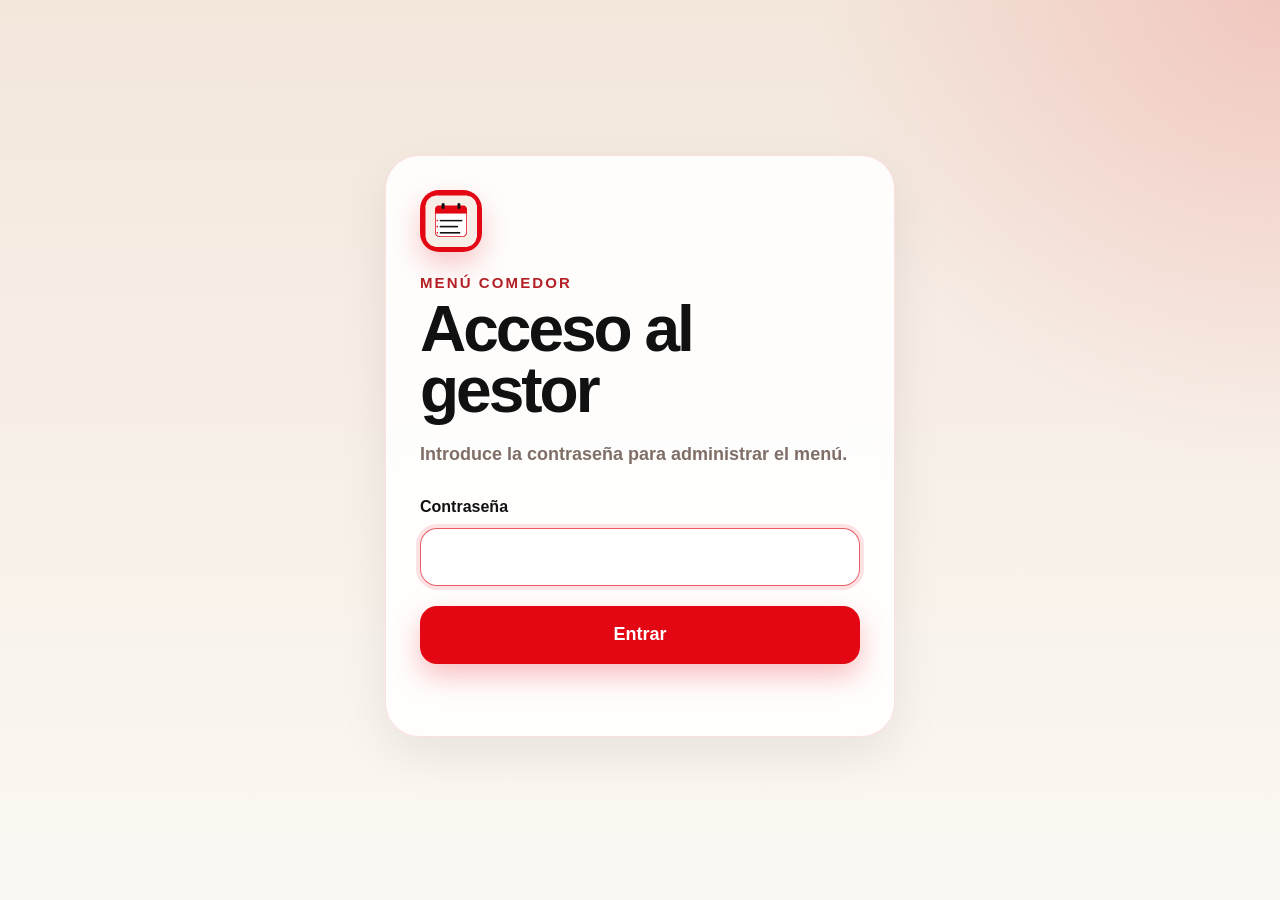
<file: login.html>
<!doctype html>
<html lang="es">
<head>
  <meta charset="utf-8">
  <meta
    name="viewport"
    content="width=device-width, initial-scale=1, viewport-fit=cover"
  >
  <meta name="theme-color" content="#f7efe7">
  <meta name="apple-mobile-web-app-capable" content="yes">
  <meta name="apple-mobile-web-app-status-bar-style" content="default">
  <meta name="apple-mobile-web-app-title" content="Menú Dashboard">

  <title>Acceso · Gestor del menú</title>

  <link rel="manifest" href="manifest.webmanifest">
  <link rel="apple-touch-icon" href="icon-192.png">
  <link rel="icon" type="image/png" sizes="192x192" href="icon-192.png">
  <link rel="icon" type="image/png" sizes="512x512" href="icon-512.png">
  <link rel="stylesheet" href="style.css">
</head>

<body>
  <main class="login-page">
    <section class="login-card">
      <img src="icon-192.png" alt="" class="login-logo">

      <p class="eyebrow">Menú comedor</p>

      <h1>Acceso al gestor</h1>

      <p class="login-intro">
        Introduce la contraseña para administrar el menú.
      </p>

      <form id="login-form" class="login-form" autocomplete="on">
        <label for="password">Contraseña</label>

        <input
          id="password"
          name="password"
          type="password"
          autocomplete="current-password"
          required
          autofocus
        >

        <button id="login-button" type="submit">Entrar</button>

        <p
          id="login-message"
          class="login-message"
          role="status"
          aria-live="polite"
        ></p>
      </form>
    </section>
  </main>

  <script>
    const form = document.getElementById("login-form");
    const button = document.getElementById("login-button");
    const message = document.getElementById("login-message");
    const password = document.getElementById("password");

    form.addEventListener("submit", async (event) => {
      event.preventDefault();

      button.disabled = true;
      button.textContent = "Comprobando…";
      message.textContent = "";
      message.className = "login-message";

      try {
        const response = await fetch("/api/login", {
          method: "POST",
          headers: {
            "Content-Type": "application/json"
          },
          credentials: "same-origin",
          body: JSON.stringify({
            password: password.value
          })
        });

        const data = await response.json().catch(() => ({}));

        if (!response.ok) {
          throw new Error(
            data.error || "La contraseña no es correcta."
          );
        }

        message.textContent = "Acceso correcto.";
        message.className = "login-message login-success";

        window.location.replace("/");
      } catch (error) {
        message.textContent =
          error.message || "No se ha podido iniciar sesión.";

        message.className = "login-message login-error";
        password.select();
      } finally {
        button.disabled = false;
        button.textContent = "Entrar";
      }
    });
  </script>
</body>
</html>
</file>
<file: style.css>
:root {
  --bg: #f7efe7;
  --card: rgba(255, 255, 255, 0.88);
  --text: #111111;
  --muted: #806f68;
  --red: #e30613;
  --dark-red: #b32025;
  --border: rgba(227, 6, 19, 0.12);
  --input-bg: rgba(255, 255, 255, 0.92);
  --shadow: 0 18px 50px rgba(0, 0, 0, 0.08);
  --radius: 28px;
}

* {
  box-sizing: border-box;
}

html,
body {
  margin: 0;
  padding: 0;
  min-height: 100%;
}

html {
  background: var(--bg);
}

body {
  min-height: 100vh;

  color: var(--text);

  font-family:
    -apple-system,
    BlinkMacSystemFont,
    "SF Pro Display",
    "Segoe UI",
    sans-serif;

  background:
    radial-gradient(
      circle at top right,
      rgba(227, 6, 19, 0.14),
      transparent 30%
    ),
    linear-gradient(
      180deg,
      #f3e7dc 0%,
      #f7efe7 46%,
      #fbf8f3 100%
    );
}

button,
input,
select,
textarea {
  font: inherit;
}

button {
  appearance: none;
  border: 0;
}

button,
a,
input {
  -webkit-tap-highlight-color: transparent;
}

/* DASHBOARD */

.dashboard {
  width: 100%;
  max-width: 980px;
  min-height: 100vh;

  margin: 0 auto;

  padding:
    calc(28px + env(safe-area-inset-top))
    22px
    calc(48px + env(safe-area-inset-bottom));
}

.dashboard-header {
  max-width: 720px;
  margin-bottom: 34px;
}

.eyebrow {
  margin: 0 0 8px 0;

  color: var(--dark-red);

  font-size: 15px;
  font-weight: 900;

  letter-spacing: 0.14em;
  text-transform: uppercase;
}

.dashboard-header h1 {
  margin: 0;

  font-size: clamp(48px, 8vw, 76px);
  line-height: 0.92;

  letter-spacing: -4px;
  font-weight: 900;
}

.intro {
  max-width: 620px;

  margin: 20px 0 0 0;

  color: var(--muted);

  font-size: 20px;
  line-height: 1.45;
  font-weight: 600;
}

.dashboard-grid {
  display: grid;
  grid-template-columns: repeat(2, minmax(0, 1fr));
  gap: 20px;
}

.panel-card,
.status-card {
  background: var(--card);

  border: 1px solid var(--border);
  border-radius: var(--radius);

  box-shadow: var(--shadow);

  backdrop-filter: blur(16px);
  -webkit-backdrop-filter: blur(16px);
}

.panel-card {
  min-height: 290px;

  padding: 26px;

  display: flex;
  flex-direction: column;
  align-items: flex-start;
}

.panel-icon {
  width: 52px;
  height: 52px;

  display: grid;
  place-items: center;

  margin-bottom: 28px;

  border-radius: 17px;

  background: rgba(227, 6, 19, 0.10);
  color: var(--red);

  font-size: 28px;
  font-weight: 900;
}

.panel-card h2 {
  margin: 0 0 12px 0;

  font-size: 30px;
  line-height: 1;

  font-weight: 900;
  letter-spacing: -1px;
}

.panel-card p {
  margin: 0 0 24px 0;

  color: var(--muted);

  font-size: 17px;
  line-height: 1.5;
  font-weight: 600;
}

.panel-card button {
  margin-top: auto;

  padding: 13px 20px;

  border-radius: 999px;

  background: rgba(17, 17, 17, 0.08);
  color: var(--muted);

  font-size: 16px;
  font-weight: 850;

  cursor: not-allowed;
}

.status-card {
  margin-top: 20px;
  padding: 24px 26px;

  display: flex;
  justify-content: space-between;
  align-items: center;
  gap: 22px;
}

.status-label {
  margin: 0 0 5px 0;

  color: var(--muted);

  font-size: 13px;
  font-weight: 900;

  letter-spacing: 0.12em;
  text-transform: uppercase;
}

.status-card h2 {
  margin: 0 0 7px 0;

  font-size: 24px;
  line-height: 1.05;

  font-weight: 900;
}

.status-card p:not(.status-label) {
  margin: 0;

  color: var(--muted);

  font-size: 16px;
  line-height: 1.45;
  font-weight: 600;
}

.status-dot {
  width: 15px;
  height: 15px;

  flex: 0 0 auto;

  border-radius: 999px;

  background: #34c759;

  box-shadow: 0 0 0 7px rgba(52, 199, 89, 0.13);
}

.status-loading {
  background: #ff9f0a;
  box-shadow: 0 0 0 7px rgba(255, 159, 10, 0.14);
}

.status-success {
  background: #34c759;
  box-shadow: 0 0 0 7px rgba(52, 199, 89, 0.13);
}

.status-error {
  background: #ff3b30;
  box-shadow: 0 0 0 7px rgba(255, 59, 48, 0.13);
}

/* LOGIN */

.login-page {
  width: 100%;
  min-height: 100vh;

  display: grid;
  place-items: center;

  padding:
    calc(24px + env(safe-area-inset-top))
    20px
    calc(32px + env(safe-area-inset-bottom));
}

.login-card {
  width: 100%;
  max-width: 510px;

  padding: 34px;

  background: var(--card);

  border: 1px solid var(--border);
  border-radius: 34px;

  box-shadow: var(--shadow);

  backdrop-filter: blur(18px);
  -webkit-backdrop-filter: blur(18px);
}

.login-card h1 {
  margin: 0;

  max-width: 430px;

  font-size: clamp(42px, 8vw, 64px);
  line-height: 0.95;

  letter-spacing: -3px;
  font-weight: 900;
}

.login-intro {
  margin: 20px 0 30px 0;

  color: var(--muted);

  font-size: 18px;
  line-height: 1.5;
  font-weight: 600;
}

.login-form {
  display: flex;
  flex-direction: column;
  gap: 12px;
}

.login-form label {
  color: var(--text);

  font-size: 16px;
  font-weight: 850;
}

.login-form input {
  width: 100%;
  min-height: 58px;

  padding: 0 18px;

  color: var(--text);
  background: var(--input-bg);

  border: 1px solid rgba(17, 17, 17, 0.10);
  border-radius: 17px;

  outline: none;

  font-size: 18px;
  font-weight: 650;

  box-shadow:
    inset 0 1px 0 rgba(255, 255, 255, 0.60);

  transition:
    border-color 0.16s ease,
    box-shadow 0.16s ease,
    background 0.16s ease;
}

.login-form input:focus {
  border-color: rgba(227, 6, 19, 0.65);

  box-shadow:
    0 0 0 4px rgba(227, 6, 19, 0.11),
    inset 0 1px 0 rgba(255, 255, 255, 0.60);
}

.login-form button {
  width: 100%;
  min-height: 58px;

  margin-top: 8px;
  padding: 0 22px;

  border-radius: 17px;

  background: var(--red);
  color: white;

  font-size: 18px;
  font-weight: 900;

  box-shadow: 0 12px 28px rgba(227, 6, 19, 0.26);

  cursor: pointer;

  transition:
    transform 0.14s ease,
    opacity 0.14s ease,
    box-shadow 0.14s ease;
}

.login-form button:active {
  transform: scale(0.985);
}

.login-form button:disabled {
  opacity: 0.65;
  cursor: wait;
  box-shadow: none;
}

.login-message {
  min-height: 22px;

  margin: 4px 0 0 0;

  font-size: 15px;
  line-height: 1.4;
  font-weight: 750;
}

.login-error {
  color: #c62828;
}

.login-success {
  color: #218739;
}

/* MÓVIL */

@media (max-width: 700px) {
  .dashboard {
    padding-left: 18px;
    padding-right: 18px;
  }

  .dashboard-header {
    margin-bottom: 28px;
  }

  .dashboard-header h1 {
    font-size: 56px;
    letter-spacing: -3px;
  }

  .intro {
    font-size: 18px;
  }

  .dashboard-grid {
    grid-template-columns: 1fr;
    gap: 16px;
  }

  .panel-card {
    min-height: 250px;
    padding: 22px;
  }

  .status-card {
    align-items: flex-start;
    padding: 22px;
  }

  .login-page {
    align-items: center;

    padding-left: 16px;
    padding-right: 16px;
  }

  .login-card {
    padding: 28px 22px;
    border-radius: 30px;
  }

  .login-card h1 {
    font-size: 48px;
    letter-spacing: -2.6px;
  }

  .login-intro {
    margin-top: 18px;
    margin-bottom: 26px;
    font-size: 17px;
  }

  .login-form input,
  .login-form button {
    min-height: 56px;
  }
}

/* PANTALLAS MUY PEQUEÑAS */

@media (max-width: 390px) {
  .dashboard-header h1 {
    font-size: 50px;
  }

  .login-card {
    padding: 25px 19px;
  }

  .login-card h1 {
    font-size: 43px;
  }
}

/* MODO OSCURO */

@media (prefers-color-scheme: dark) {
  :root {
    --bg: #111111;
    --card: rgba(28, 28, 30, 0.92);
    --text: #f5f5f7;
    --muted: #a2a2a7;
    --border: rgba(255, 255, 255, 0.07);
    --input-bg: rgba(44, 44, 46, 0.94);
    --shadow: 0 18px 50px rgba(0, 0, 0, 0.36);
  }

  body {
    background:
      radial-gradient(
        circle at top right,
        rgba(227, 6, 19, 0.18),
        transparent 30%
      ),
      linear-gradient(
        180deg,
        #111111 0%,
        #151515 46%,
        #1b1b1b 100%
      );
  }

  .panel-icon {
    background: rgba(227, 6, 19, 0.17);
  }

  .panel-card button {
    background: rgba(255, 255, 255, 0.08);
  }

  .login-form input {
    border-color: rgba(255, 255, 255, 0.09);

    box-shadow:
      inset 0 1px 0 rgba(255, 255, 255, 0.035);
  }

  .login-form input:focus {
    border-color: rgba(255, 91, 99, 0.72);

    box-shadow:
      0 0 0 4px rgba(227, 6, 19, 0.16);
  }

  .login-error {
    color: #ff6961;
  }

  .login-success {
    color: #5ed276;
  }
}
/* BARRA SUPERIOR */

.app-toolbar {
  display: flex;
  align-items: center;
  justify-content: space-between;
  gap: 16px;
  margin-bottom: 30px;
}

.app-identity {
  display: flex;
  align-items: center;
  gap: 11px;
  min-width: 0;
  color: var(--text);
  font-size: 15px;
  font-weight: 850;
}

.app-mark {
  width: 38px;
  height: 38px;
  flex: 0 0 auto;
  border-radius: 12px;
  box-shadow: 0 8px 22px rgba(227, 6, 19, 0.18);
}

.logout-button,
.back-button {
  appearance: none;
  border: 1px solid rgba(227, 6, 19, 0.18);
  border-radius: 999px;
  background: rgba(227, 6, 19, 0.09);
  color: var(--red);
  padding: 11px 18px;
  font-size: 15px;
  font-weight: 850;
  cursor: pointer;
  transition: transform 0.14s ease, background 0.14s ease, opacity 0.14s ease;
}

.logout-button:active,
.back-button:active {
  transform: scale(0.98);
}

.logout-button:disabled {
  opacity: 0.6;
  cursor: wait;
}

.primary-action {
  background: var(--red) !important;
  color: white !important;
  box-shadow: 0 10px 24px rgba(227, 6, 19, 0.24);
  cursor: pointer !important;
}

/* EDITOR */

.editor-view {
  width: 100%;
}

.editor-header {
  max-width: 760px;
  margin-bottom: 26px;
}

.editor-header .back-button {
  margin-bottom: 24px;
}

.editor-header h1 {
  margin: 0;
  font-size: clamp(46px, 8vw, 72px);
  line-height: 0.94;
  letter-spacing: -3.5px;
  font-weight: 900;
}

.editor-selector-card,
.editor-day-card {
  background: var(--card);
  border: 1px solid var(--border);
  border-radius: var(--radius);
  box-shadow: var(--shadow);
  backdrop-filter: blur(16px);
  -webkit-backdrop-filter: blur(16px);
}

.editor-selector-card {
  padding: 22px;
  margin-bottom: 18px;
}

.editor-selector-card label {
  display: block;
  margin-bottom: 10px;
  color: var(--text);
  font-size: 16px;
  font-weight: 850;
}

.editor-selector-card select {
  width: 100%;
  min-height: 56px;
  padding: 0 46px 0 17px;
  color: var(--text);
  background: var(--input-bg);
  border: 1px solid rgba(17, 17, 17, 0.10);
  border-radius: 17px;
  outline: none;
  font-size: 17px;
  font-weight: 700;
}

.editor-day-card {
  padding: 26px;
}

.editor-day-header {
  display: flex;
  align-items: flex-start;
  justify-content: space-between;
  gap: 18px;
  margin-bottom: 28px;
}

.editor-day-header h2 {
  margin: 0;
  font-size: clamp(28px, 5vw, 42px);
  line-height: 1;
  letter-spacing: -1.7px;
  font-weight: 900;
}

.read-only-badge {
  flex: 0 0 auto;
  padding: 9px 12px;
  border-radius: 999px;
  background: rgba(17, 17, 17, 0.07);
  color: var(--muted);
  font-size: 13px;
  font-weight: 850;
}

.editor-group + .editor-group {
  margin-top: 26px;
}

.editor-group h3 {
  margin: 0 0 11px 0;
  font-size: 23px;
  line-height: 1.1;
  font-weight: 900;
  letter-spacing: -0.6px;
}

.editor-list {
  display: grid;
  gap: 9px;
}

.editor-item {
  width: 100%;
  min-height: 52px;
  padding: 13px 15px;
  color: var(--text);
  background: var(--input-bg);
  border: 1px solid rgba(17, 17, 17, 0.09);
  border-radius: 15px;
  outline: none;
  font-size: 17px;
  font-weight: 650;
  text-overflow: ellipsis;
}

.editor-empty-list {
  margin: 0;
  color: var(--muted);
  font-size: 15px;
  font-weight: 650;
}

.editor-note {
  margin: 28px 0 0 0;
  padding-top: 20px;
  border-top: 1px solid var(--border);
  color: var(--muted);
  font-size: 14px;
  line-height: 1.5;
  font-weight: 650;
}

/* ICONO LOGIN */

.login-logo {
  width: 62px;
  height: 62px;
  display: block;
  margin-bottom: 22px;
  border-radius: 19px;
  box-shadow: 0 12px 28px rgba(227, 6, 19, 0.22);
}

@media (max-width: 700px) {
  .app-toolbar {
    margin-bottom: 26px;
  }

  .app-identity span {
    display: none;
  }

  .app-mark {
    width: 42px;
    height: 42px;
    border-radius: 13px;
  }

  .editor-header h1 {
    font-size: 52px;
    letter-spacing: -3px;
  }

  .editor-day-card {
    padding: 22px;
  }

  .editor-day-header {
    flex-direction: column;
    gap: 12px;
  }

  .read-only-badge {
    align-self: flex-start;
  }

  .editor-item {
    font-size: 16px;
  }
}

@media (prefers-color-scheme: dark) {
  .logout-button,
  .back-button {
    background: rgba(227, 6, 19, 0.16);
    color: #ff5b63;
    border-color: rgba(227, 6, 19, 0.25);
  }

  .read-only-badge {
    background: rgba(255, 255, 255, 0.08);
  }

  .editor-selector-card select,
  .editor-item {
    border-color: rgba(255, 255, 255, 0.08);
  }
}

/* V4 · EDICIÓN Y PUBLICACIÓN */
.selector-grid {
  display: grid;
  grid-template-columns: minmax(0, 1fr) minmax(0, 1fr);
  gap: 18px;
}

.inline-control {
  display: flex;
  gap: 10px;
}

.inline-control input {
  width: 100%;
  min-height: 56px;
  padding: 0 15px;
  color: var(--text);
  background: var(--input-bg);
  border: 1px solid rgba(17, 17, 17, 0.10);
  border-radius: 17px;
  outline: none;
  font-size: 16px;
  font-weight: 700;
}

.secondary-action,
.danger-action,
.add-item,
.remove-item {
  border-radius: 999px;
  font-weight: 850;
  cursor: pointer;
}

.secondary-action {
  padding: 12px 17px;
  background: rgba(17, 17, 17, 0.08);
  color: var(--text);
}

.danger-action {
  padding: 12px 17px;
  background: rgba(255, 59, 48, 0.10);
  color: #c62828;
}

.secondary-action:disabled,
.danger-action:disabled,
.publish-button:disabled,
.add-item:disabled,
.remove-item:disabled {
  opacity: 0.45;
  cursor: not-allowed !important;
  box-shadow: none !important;
}

.festivo-toggle {
  display: flex;
  align-items: flex-start;
  gap: 13px;
  margin-bottom: 26px;
  padding: 17px;
  background: rgba(227, 6, 19, 0.07);
  border: 1px solid var(--border);
  border-radius: 18px;
  cursor: pointer;
}

.festivo-toggle input {
  width: 21px;
  height: 21px;
  margin: 1px 0 0;
  accent-color: var(--red);
}

.festivo-toggle span {
  display: grid;
  gap: 4px;
}

.festivo-toggle strong {
  font-size: 16px;
}

.festivo-toggle small {
  color: var(--muted);
  font-size: 14px;
  line-height: 1.35;
  font-weight: 600;
}

.group-heading {
  display: flex;
  align-items: center;
  justify-content: space-between;
  gap: 15px;
  margin-bottom: 11px;
}

.group-heading h3 {
  margin: 0;
}

.add-item {
  padding: 8px 12px;
  background: rgba(227, 6, 19, 0.09);
  color: var(--red);
  font-size: 14px;
}

.editor-row {
  display: grid;
  grid-template-columns: minmax(0, 1fr) 44px;
  gap: 8px;
}

.editor-item {
  transition: border-color 0.15s ease, box-shadow 0.15s ease;
}

.editor-item:focus {
  border-color: rgba(227, 6, 19, 0.65);
  box-shadow: 0 0 0 4px rgba(227, 6, 19, 0.10);
}

.remove-item {
  width: 44px;
  min-height: 52px;
  background: rgba(255, 59, 48, 0.09);
  color: #c62828;
  font-size: 24px;
  line-height: 1;
}

#grupos-menu {
  transition: opacity 0.15s ease;
}

#grupos-menu.is-disabled {
  opacity: 0.42;
}

.read-only-badge.has-changes {
  background: rgba(255, 159, 10, 0.14);
  color: #a85e00;
}

.editor-message {
  min-height: 22px;
  margin-top: 24px;
  font-size: 14px;
  line-height: 1.45;
  font-weight: 750;
}

.message-error { color: #c62828; }
.message-success { color: #218739; }
.message-info { color: var(--muted); }

.editor-actions {
  display: flex;
  flex-wrap: wrap;
  align-items: center;
  gap: 10px;
  margin-top: 18px;
}

.publish-button {
  margin-left: auto;
  padding: 13px 20px;
  border-radius: 999px;
}

@media (max-width: 700px) {
  .selector-grid {
    grid-template-columns: 1fr;
  }

  .inline-control {
    align-items: stretch;
  }

  .editor-actions {
    display: grid;
    grid-template-columns: 1fr 1fr;
  }

  .editor-actions button {
    width: 100%;
  }

  .publish-button {
    grid-column: 1 / -1;
    margin-left: 0;
    min-height: 52px;
  }
}

@media (max-width: 390px) {
  .inline-control {
    flex-direction: column;
  }

  .editor-actions {
    grid-template-columns: 1fr;
  }

  .publish-button {
    grid-column: auto;
  }
}

@media (prefers-color-scheme: dark) {
  .inline-control input {
    border-color: rgba(255, 255, 255, 0.08);
  }

  .secondary-action {
    background: rgba(255, 255, 255, 0.09);
  }

  .danger-action,
  .remove-item {
    color: #ff6961;
    background: rgba(255, 105, 97, 0.12);
  }

  .read-only-badge.has-changes {
    color: #ffb340;
    background: rgba(255, 159, 10, 0.16);
  }

  .message-error { color: #ff6961; }
  .message-success { color: #5ed276; }
}

/* IMPORTADOR V4.1 */
.import-card {
  display: block;
}

.import-controls {
  display: grid;
  grid-template-columns: 1.3fr 1fr;
  gap: 16px;
}

.import-controls > div {
  display: grid;
  gap: 9px;
}

.import-controls label,
.import-review label {
  font-size: 15px;
  font-weight: 850;
}

.import-controls input[type="file"],
.import-controls input[type="date"] {
  width: 100%;
  min-height: 54px;
  padding: 11px 14px;
  color: var(--text);
  background: var(--input-bg);
  border: 1px solid rgba(17, 17, 17, 0.10);
  border-radius: 17px;
}

.photo-preview {
  width: 100%;
  max-height: 430px;
  object-fit: contain;
  margin-top: 18px;
  border-radius: 20px;
  background: rgba(17, 17, 17, 0.05);
}

.import-actions {
  margin-top: 18px;
}

.import-actions .primary-action {
  min-height: 50px;
  padding: 0 20px;
  border-radius: 999px;
}

.import-review,
.import-result {
  margin-top: 20px;
}

.import-review h2,
.import-result h2 {
  margin: 0 0 10px;
  font-size: 28px;
}

.import-help {
  margin: 0 0 16px;
  color: var(--muted);
  line-height: 1.5;
  font-weight: 600;
}

.ocr-text {
  width: 100%;
  min-height: 420px;
  resize: vertical;
  padding: 16px;
  color: var(--text);
  background: var(--input-bg);
  border: 1px solid rgba(17, 17, 17, 0.10);
  border-radius: 18px;
  outline: none;
  font-family: ui-monospace, SFMono-Regular, Menlo, Monaco, Consolas, monospace;
  font-size: 15px;
  line-height: 1.55;
}

.ocr-text:focus {
  border-color: rgba(227, 6, 19, 0.65);
  box-shadow: 0 0 0 4px rgba(227, 6, 19, 0.10);
}

.comparison-list {
  display: grid;
  gap: 10px;
  margin: 18px 0;
}

.comparison-item {
  padding: 14px 16px;
  border-radius: 16px;
  background: rgba(17, 17, 17, 0.045);
}

.comparison-item strong {
  display: block;
  margin-bottom: 4px;
}

.comparison-item p {
  margin: 0;
  color: var(--muted);
  font-size: 14px;
  line-height: 1.45;
  font-weight: 650;
}

.comparison-new {
  background: rgba(52, 199, 89, 0.10);
}

.comparison-changed {
  background: rgba(255, 159, 10, 0.12);
}

@media (max-width: 700px) {
  .import-controls {
    grid-template-columns: 1fr;
  }

  .ocr-text {
    min-height: 360px;
  }
}

@media (prefers-color-scheme: dark) {
  .import-controls input[type="file"],
  .import-controls input[type="date"],
  .ocr-text {
    border-color: rgba(255, 255, 255, 0.08);
  }

  .comparison-item {
    background: rgba(255, 255, 255, 0.06);
  }

  .comparison-new {
    background: rgba(52, 199, 89, 0.13);
  }

  .comparison-changed {
    background: rgba(255, 159, 10, 0.14);
  }
}

.file-help {
  display: block;
  margin-top: 10px;
  color: var(--muted, #81736f);
  font-size: 0.86rem;
  line-height: 1.35;
}

/* V4.1.2 · OCR gratuito por columnas */
.crop-panel {
  margin-top: 18px;
  padding: 16px;
  border-radius: 20px;
  background: rgba(17, 17, 17, 0.045);
}
.crop-panel h3 { margin: 4px 0 14px; font-size: 20px; }
.crop-preview {
  display: block;
  width: 100%;
  height: auto;
  max-height: 520px;
  object-fit: contain;
  border-radius: 16px;
  background: #fff;
}
.crop-controls {
  display: grid;
  grid-template-columns: 1fr 1fr;
  gap: 12px 16px;
  margin-top: 16px;
}
.crop-controls label {
  display: grid;
  gap: 7px;
  color: var(--muted);
  font-weight: 750;
  font-size: 14px;
}
.crop-controls input[type="range"] { width: 100%; accent-color: var(--red); }
.ocr-days { display: grid; gap: 16px; }
.ocr-day-card {
  padding: 14px;
  border-radius: 18px;
  background: rgba(17, 17, 17, 0.045);
}
.ocr-day-card h3 { margin: 0 0 10px; font-size: 19px; }
.ocr-day-card .ocr-text { min-height: 250px; }
@media (max-width: 520px) {
  .crop-controls { grid-template-columns: 1fr; }
  .ocr-day-card .ocr-text { min-height: 220px; }
}
@media (prefers-color-scheme: dark) {
  .crop-panel, .ocr-day-card { background: rgba(255,255,255,.06); }
}

/* V4.2 · revisión estructurada del OCR */
.ocr-day-card h4 { margin: 18px 0 10px; font-size: 16px; letter-spacing: .08em; text-transform: uppercase; color: var(--muted); }
.ocr-structured-list { display: grid; gap: 9px; }
.ocr-structured-row { display: grid; grid-template-columns: 32px minmax(0,1fr) auto; gap: 9px; align-items: center; }
.ocr-structured-row > span { display: grid; place-items: center; width: 32px; height: 32px; border-radius: 999px; background: rgba(227,6,19,.1); color: var(--red); font-weight: 800; }
.ocr-structured-row input { width: 100%; min-width: 0; border: 1px solid var(--line); border-radius: 14px; padding: 13px 14px; background: var(--field); color: var(--text); font: inherit; font-weight: 650; }
.ocr-structured-row input:focus { outline: 3px solid rgba(227,6,19,.16); border-color: var(--red); }
@media (max-width: 520px) { .ocr-day-card { padding: 18px; } .ocr-structured-row { grid-template-columns: 28px minmax(0,1fr); gap: 7px; } .ocr-structured-row > span { width:28px;height:28px; } .ocr-confidence-badge { grid-column: 2; justify-self: start; margin-top: -2px; } }

/* V6 · calibración visual con fila SEGUNDOS */
.crop-preview {
  position: sticky;
  top: max(8px, env(safe-area-inset-top));
  z-index: 8;
  box-shadow: 0 12px 30px rgba(0,0,0,.16);
}
.calibration-panel {
  margin-top: 20px;
  padding-top: 18px;
  border-top: 1px solid var(--line);
}
.calibration-heading {
  display: flex;
  align-items: flex-start;
  justify-content: space-between;
  gap: 16px;
}
.calibration-heading h2,
.calibration-heading h3 { margin: 4px 0 0; }
.calibration-controls {
  display: grid;
  grid-template-columns: 1fr 1.35fr;
  gap: 16px;
  margin-top: 16px;
}
.calibration-controls fieldset {
  min-width: 0;
  margin: 0;
  padding: 14px;
  border: 1px solid var(--line);
  border-radius: 16px;
}
.calibration-controls legend {
  padding: 0 7px;
  color: var(--text);
  font-weight: 850;
}
.calibration-controls label {
  display: grid;
  gap: 7px;
  margin-top: 11px;
  color: var(--muted);
  font-size: 13px;
  font-weight: 750;
}
.calibration-controls input[type="range"] { width: 100%; accent-color: var(--red); }
.calibration-actions { flex-wrap: wrap; }
.cuts-preview { margin-top: 20px; }
.cuts-grid {
  display: grid;
  grid-template-columns: repeat(2, minmax(0,1fr));
  gap: 12px;
  margin-top: 16px;
}
.cut-card {
  min-width: 0;
  padding: 12px;
  border-radius: 16px;
  background: rgba(17,17,17,.045);
}
.cut-card strong {
  display: block;
  margin-bottom: 9px;
  font-size: 12px;
  color: var(--muted);
}
.cut-card canvas {
  display: block;
  width: 100%;
  height: auto;
  border-radius: 10px;
  background: #fff;
}
@media (max-width: 700px) {
  .crop-panel { padding: 12px; }
  .crop-preview { max-height: 44vh; }
  .calibration-controls { grid-template-columns: 1fr; }
  .cuts-grid { grid-template-columns: 1fr; }
  .calibration-heading { align-items: center; }
}
@media (prefers-color-scheme: dark) {
  .cut-card { background: rgba(255,255,255,.06); }
}

/* V6.1 · Aviso visual de lecturas OCR dudosas */
.ocr-structured-row.ocr-needs-review {
  position: relative;
}
.ocr-structured-row.ocr-needs-review input {
  border-color: #ff9f0a;
  box-shadow: 0 0 0 3px rgba(255,159,10,.16);
  background: rgba(255,159,10,.07);
}
.ocr-structured-row.ocr-needs-review::after {
  content: none;
  position: absolute;
  right: 10px;
  top: 50%;
  transform: translateY(-50%);
  pointer-events: none;
  font-size: 10px;
  font-weight: 800;
  letter-spacing: .05em;
  text-transform: uppercase;
  color: #a85d00;
  background: rgba(255,244,220,.94);
  border-radius: 999px;
  padding: 4px 7px;
}
@media (prefers-color-scheme: dark) {
  .ocr-structured-row.ocr-needs-review::after {
    color: #ffd18a;
    background: rgba(91,53,0,.92);
  }
}

/* V7 · interpretación local y confianza OCR */
.ocr-structured-row { position: relative; }
.ocr-confidence-badge {
  flex: 0 0 auto;
  min-width: 48px;
  padding: 4px 7px;
  border-radius: 999px;
  font-size: 10px;
  font-weight: 800;
  text-align: center;
  letter-spacing: .02em;
}
.ocr-confidence-alta .ocr-confidence-badge { background: #e8f7ed; color: #18753a; }
.ocr-confidence-media .ocr-confidence-badge { background: #fff4d6; color: #8a5a00; }
.ocr-confidence-baja .ocr-confidence-badge { background: #ffe6e6; color: #a81d1d; }
.ocr-confidence-media input { border-color: #d99a20 !important; background: #fffaf0; }
.ocr-confidence-baja input { border-color: #d94a4a !important; background: #fff5f5; }
@media (max-width: 640px) {
  .ocr-confidence-badge { min-width: 42px; padding-inline: 5px; }
}

/* V7.1 · corrección de maquetación de confianza */
.ocr-structured-row input { display:block; opacity:1; visibility:visible; }
@media (max-width: 520px) {
  .ocr-structured-row { row-gap: 5px; }
  .ocr-structured-row input { grid-column: 2; }
}


/* V8 · revisión compacta: solo destacar lo que requiere atención */
.ocr-summary {
  display: flex;
  flex-wrap: wrap;
  align-items: center;
  gap: 8px 14px;
  margin: 0 0 16px;
  padding: 14px 16px;
  border: 1px solid var(--line);
  border-radius: 18px;
  background: var(--field);
  color: var(--muted);
  font-size: 13px;
  font-weight: 750;
}
.ocr-summary strong { color: var(--text); font-size: 15px; margin-right: auto; }
.ocr-summary .summary-review { color: #9a5b00; }
.ocr-structured-list { gap: 5px; }
.ocr-structured-row {
  grid-template-columns: 32px minmax(0,1fr) auto;
  gap: 8px;
  min-height: 46px;
}
.ocr-structured-row input {
  border-color: transparent;
  background: transparent;
  padding: 9px 4px;
  border-radius: 12px;
}
.ocr-structured-row:not(.ocr-needs-review) input:hover { background: rgba(127,127,127,.055); }
.ocr-structured-row.ocr-needs-review input { padding: 11px 12px; }
.ocr-confidence-badge {
  justify-self: end;
  white-space: nowrap;
  min-width: auto;
  padding: 5px 8px;
}
.ocr-confidence-media .ocr-confidence-badge { background: #fff4d6; color: #8a5a00; }
.ocr-confidence-baja .ocr-confidence-badge { background: #ffe6e6; color: #a81d1d; }
@media (max-width: 520px) {
  .ocr-day-card { padding: 17px 16px; }
  .ocr-day-card h4 { margin: 14px 0 7px; }
  .ocr-structured-row { grid-template-columns: 28px minmax(0,1fr) auto; gap: 7px; min-height: 43px; }
  .ocr-structured-row input { grid-column: 2; padding: 8px 3px; }
  .ocr-structured-row.ocr-needs-review input { padding: 10px 11px; }
  .ocr-confidence-badge { grid-column: 3; grid-row: 1; align-self: center; margin: 0; }
  .ocr-summary { padding: 12px 13px; gap: 6px 10px; }
  .ocr-summary strong { width: 100%; }
}
@media (prefers-color-scheme: dark) {
  .ocr-summary .summary-review { color: #ffd18a; }
}


/* V9 · revisión inteligente */
.ocr-structured-row.ocr-needs-review {
  position: relative;
  grid-template-columns: 32px minmax(0, 1fr);
}
.ocr-structured-row.ocr-needs-review input {
  grid-column: 2;
  padding-right: 92px !important;
  width: 100%;
}
.ocr-structured-row.ocr-needs-review .ocr-confidence-badge {
  position: absolute;
  right: 10px;
  top: 50%;
  transform: translateY(-50%);
  z-index: 2;
  margin: 0;
  pointer-events: none;
}
.ocr-confidence-media input { border-color: #efc66d !important; background: #fffaf0; }
.ocr-confidence-baja input { border-color: #e58b8b !important; background: #fff5f5; }
.ocr-confidence-media .ocr-confidence-badge { background: #fff0bf; color: #8a5a00; }
.ocr-confidence-baja .ocr-confidence-badge { background: #ffe0e0; color: #a81d1d; }

.review-assistant-dialog {
  width: min(92vw, 440px);
  border: 0;
  padding: 0;
  border-radius: 26px;
  background: transparent;
  color: var(--text);
}
.review-assistant-dialog::backdrop {
  background: rgba(24, 18, 18, .46);
  backdrop-filter: blur(5px);
}
.review-assistant-card {
  background: var(--card, #fff);
  border: 1px solid var(--line);
  border-radius: 26px;
  padding: 24px;
  box-shadow: 0 24px 70px rgba(0,0,0,.22);
}
.review-assistant-card h2 { margin: 6px 0 10px; font-size: 28px; line-height: 1.05; }
.review-assistant-card p:not(.eyebrow) { margin: 0; color: var(--muted); line-height: 1.5; }
.review-assistant-actions { display: grid; grid-template-columns: 1fr 1fr; gap: 10px; margin-top: 22px; }
.review-assistant-actions button { min-height: 52px; border-radius: 18px; }
@media (max-width: 520px) {
  .ocr-structured-row.ocr-needs-review { grid-template-columns: 28px minmax(0,1fr); }
  .ocr-structured-row.ocr-needs-review input { padding-right: 84px !important; }
  .ocr-structured-row.ocr-needs-review .ocr-confidence-badge { right: 8px; }
  .review-assistant-actions { grid-template-columns: 1fr; }
}


/* V10 · estado dinámico de revisión */
.ocr-summary {
  display: block;
  overflow: hidden;
  transition: border-color .22s ease, background-color .22s ease, transform .22s ease;
}
.ocr-summary-copy {
  display: flex;
  flex-wrap: wrap;
  align-items: center;
  gap: 8px 14px;
}
.ocr-summary-copy strong { color: var(--text); font-size: 15px; margin-right: auto; }
.ocr-progress {
  height: 5px;
  margin-top: 12px;
  overflow: hidden;
  border-radius: 999px;
  background: rgba(127,127,127,.14);
}
.ocr-progress span {
  display: block;
  height: 100%;
  border-radius: inherit;
  background: #e30613;
  transition: width .3s ease, background-color .25s ease;
}
.ocr-summary.is-ready {
  border-color: rgba(31, 143, 78, .35);
  background: rgba(31, 143, 78, .07);
}
.ocr-summary.is-ready .summary-review { color: #1f8f4e; }
.ocr-summary.is-ready .ocr-progress span { background: #1f8f4e; }
#preparar-semana { transition: transform .18s ease, box-shadow .18s ease, background-color .22s ease; }
#preparar-semana.is-ready {
  background: #18864b;
  box-shadow: 0 10px 26px rgba(24, 134, 75, .2);
}
#preparar-semana.is-ready:active { transform: scale(.985); }
.ocr-row-resolved { animation: ocrResolved .42s ease; }
@keyframes ocrResolved {
  0% { transform: scale(1); }
  45% { transform: scale(1.012); background: rgba(31,143,78,.1); }
  100% { transform: scale(1); background: transparent; }
}
@media (max-width: 520px) {
  .ocr-summary-copy { gap: 6px 10px; }
  .ocr-summary-copy strong { width: 100%; }
}
@media (prefers-reduced-motion: reduce) {
  .ocr-row-resolved { animation: none; }
  .ocr-progress span, .ocr-summary, #preparar-semana { transition: none; }
}

/* V11 · revisión guiada */
.ocr-confidence-badge {
  border: 0;
  cursor: pointer;
  font: inherit;
  line-height: 1;
  pointer-events: auto !important;
  transition: transform .15s ease, filter .15s ease;
}
.ocr-confidence-badge:active { transform: translateY(-50%) scale(.96) !important; }
.ocr-confidence-badge:focus-visible { outline: 3px solid rgba(227,6,19,.22); outline-offset: 2px; }
.guided-review-bar {
  position: fixed;
  z-index: 1200;
  left: max(12px, env(safe-area-inset-left));
  right: max(12px, env(safe-area-inset-right));
  bottom: max(12px, env(safe-area-inset-bottom));
  display: flex;
  align-items: center;
  justify-content: space-between;
  gap: 14px;
  width: min(760px, calc(100vw - 24px));
  margin-inline: auto;
  padding: 12px;
  border: 1px solid var(--line);
  border-radius: 20px;
  background: color-mix(in srgb, var(--card, #fff) 92%, transparent);
  box-shadow: 0 18px 55px rgba(0,0,0,.22);
  backdrop-filter: blur(18px);
}
.guided-review-bar[hidden] { display: none; }
.guided-review-copy { display: grid; gap: 2px; min-width: 0; }
.guided-review-copy strong { font-size: 14px; }
.guided-review-copy span { color: var(--muted); font-size: 12px; font-weight: 700; }
.guided-review-actions { display: flex; gap: 8px; flex: 0 0 auto; }
.guided-review-actions button { min-height: 42px; padding: 0 14px; border-radius: 14px; }
body.guided-review-open { padding-bottom: 96px; }
.ocr-field-shake { animation: fieldShake .28s ease; }
.review-complete-pop { animation: reviewCompletePop .65s ease; }
@keyframes fieldShake { 0%,100%{transform:translateX(0)} 25%{transform:translateX(-5px)} 75%{transform:translateX(5px)} }
@keyframes reviewCompletePop { 0%{transform:scale(1)} 45%{transform:scale(1.018)} 100%{transform:scale(1)} }
@media (max-width: 620px) {
  .guided-review-bar { align-items: stretch; flex-direction: column; gap: 9px; }
  .guided-review-actions { display: grid; grid-template-columns: .8fr 1.4fr; }
  .guided-review-actions button { width: 100%; }
  body.guided-review-open { padding-bottom: 150px; }
}
@media (prefers-reduced-motion: reduce) {
  .ocr-field-shake, .review-complete-pop { animation: none; }
}


/* V11.1 · SEMANAS E IMAGEN DE REFERENCIA */
.menu-summary { align-items: flex-start; }
.menu-summary > div { width: 100%; }
.weeks-list { display: grid; gap: 10px; margin-top: 18px; }
.week-row { width: 100%; display: flex; align-items: center; justify-content: space-between; gap: 18px; padding: 15px 16px; border-radius: 18px; background: rgba(17,17,17,.045); color: var(--text); text-align: left; cursor: pointer; border: 1px solid rgba(17,17,17,.05); }
.week-row span:first-child { display: grid; gap: 4px; }
.week-row strong { font-size: 16px; font-weight: 900; }
.week-row small { color: var(--muted); font-size: 13px; font-weight: 700; }
.week-arrow { color: var(--red); font-size: 30px; line-height: 1; font-weight: 500; }
.reference-card { margin: 0 0 24px; padding: 18px; border: 1px solid var(--border); border-radius: 22px; background: rgba(227,6,19,.035); }
.reference-heading { display: flex; align-items: flex-start; justify-content: space-between; gap: 14px; margin-bottom: 14px; }
.reference-heading h3 { margin: 0; font-size: 20px; line-height: 1.15; }
.reference-viewport { width: 100%; height: 210px; overflow: auto; border-radius: 17px; background: #111; -webkit-overflow-scrolling: touch; }
.reference-viewport img { display: block; width: 100%; height: 100%; object-fit: contain; }
.reference-dialog { width: min(96vw, 1100px); max-width: 1100px; height: min(92vh, 900px); padding: 0; border: 0; border-radius: 24px; background: rgba(0,0,0,.94); overflow: hidden; }
.reference-dialog::backdrop { background: rgba(0,0,0,.76); backdrop-filter: blur(8px); }
.reference-dialog-stage { width: 100%; height: 100%; overflow: auto; display: grid; place-items: center; -webkit-overflow-scrolling: touch; }
.reference-dialog-stage img { display: block; max-width: none; width: min(1600px, 170vw); height: auto; }
.reference-close { position: fixed; z-index: 2; top: max(16px, env(safe-area-inset-top)); right: 16px; width: 44px; height: 44px; border-radius: 999px; background: rgba(255,255,255,.92); color: #111; font-size: 28px; cursor: pointer; }
@media (max-width:700px) {
  .week-row { padding: 14px; }
  .reference-heading { align-items: center; }
  .reference-heading h3 { font-size: 18px; }
  .reference-viewport { height: 180px; }
  .reference-dialog { width: 100vw; height: 100vh; max-width: none; border-radius: 0; }
  .reference-dialog-stage img { width: 220vw; }
}
@media (prefers-color-scheme: dark) {
  .week-row { background: rgba(255,255,255,.055); border-color: rgba(255,255,255,.05); }
  .reference-card { background: rgba(227,6,19,.08); }
}


/* V11.2 · Vista semanal y semanas escalables */
.editor-view-switch { display: grid; grid-template-columns: 1fr 1fr; gap: 4px; width: min(100%, 360px); margin: 0 0 20px; padding: 4px; border-radius: 15px; background: rgba(17,17,17,.06); }
.view-switch-button { min-height: 42px; padding: 9px 15px; border-radius: 12px; color: var(--muted); font-size: 14px; font-weight: 900; cursor: pointer; }
.view-switch-button.is-active { background: var(--surface); color: var(--text); box-shadow: 0 5px 16px rgba(17,17,17,.10); }
.week-row-side { display: flex; align-items: center; gap: 10px; flex: 0 0 auto; }
.week-state { display: inline-flex; align-items: center; min-height: 27px; padding: 5px 9px; border-radius: 999px; font-size: 11px; font-weight: 900; font-style: normal; letter-spacing: .02em; }
.week-state.is-complete, .week-status.is-complete { color: #18733a; background: rgba(41,173,88,.13); }
.week-state.is-partial, .week-status.is-partial { color: #a75d00; background: rgba(255,149,0,.15); }
.week-view-detail { margin: 7px 0 0; color: var(--muted); font-size: 14px; line-height: 1.45; }
.weekly-days-grid { display: grid; grid-template-columns: repeat(2, minmax(0, 1fr)); gap: 16px; margin-top: 22px; }
.weekly-day-card { min-width: 0; padding: 19px; border: 1px solid var(--border); border-radius: 22px; background: rgba(17,17,17,.025); }
.weekly-day-heading { display: flex; align-items: flex-start; justify-content: space-between; gap: 12px; padding-bottom: 14px; margin-bottom: 14px; border-bottom: 1px solid var(--border); }
.weekly-day-heading p { margin: 0 0 3px; color: var(--accent); font-size: 12px; font-weight: 900; text-transform: uppercase; }
.weekly-day-heading h3 { margin: 0; font-size: 19px; line-height: 1.15; text-transform: capitalize; }
.weekly-edit-day { min-height: 36px; padding: 7px 11px; white-space: nowrap; }
.weekly-day-card section + section { margin-top: 14px; }
.weekly-day-card h4 { margin: 0 0 7px; font-size: 12px; color: var(--muted); text-transform: uppercase; letter-spacing: .06em; }
.weekly-day-card ul { display: grid; gap: 6px; margin: 0; padding: 0; list-style: none; }
.weekly-day-card li { position: relative; padding-left: 13px; font-size: 14px; line-height: 1.38; }
.weekly-day-card li::before { content: ""; position: absolute; left: 0; top: .55em; width: 5px; height: 5px; border-radius: 99px; background: var(--accent); }
.weekly-holiday { margin: 0; padding: 18px; border-radius: 15px; background: rgba(255,149,0,.10); color: #9a5700; font-weight: 850; text-align: center; }
@media (max-width: 720px) {
  .editor-view-switch { width: 100%; }
  .weekly-days-grid { grid-template-columns: 1fr; gap: 13px; }
  .weekly-day-card { padding: 16px; }
  .weekly-day-heading h3 { font-size: 18px; }
  .week-state { display: none; }
}
@media (prefers-color-scheme: dark) {
  .editor-view-switch { background: rgba(255,255,255,.07); }
  .view-switch-button.is-active { background: rgba(255,255,255,.11); }
  .weekly-day-card { background: rgba(255,255,255,.035); }
  .week-state.is-complete, .week-status.is-complete { color: #73df96; background: rgba(41,173,88,.18); }
  .week-state.is-partial, .week-status.is-partial { color: #ffbd61; background: rgba(255,149,0,.18); }
}


/* V11.3 · Menos falsos avisos y foto visible durante la revisión */
.review-reference-card { position: sticky; top: 10px; z-index: 5; margin-top: 18px; box-shadow: 0 14px 34px rgba(17,17,17,.12); }
.review-reference-viewport { height: 240px; }
@media (max-width: 720px) {
  .review-reference-card { top: max(8px, env(safe-area-inset-top)); padding: 14px; border-radius: 18px; }
  .review-reference-card .reference-heading { margin-bottom: 10px; }
  .review-reference-card .reference-heading h3 { font-size: 16px; }
  .review-reference-viewport { height: 170px; }
}

/* V11.4 · Visor flotante de referencia */
.reference-floating-button {
  position: fixed;
  z-index: 18;
  right: max(18px, env(safe-area-inset-right));
  bottom: max(22px, calc(env(safe-area-inset-bottom) + 18px));
  display: inline-flex;
  align-items: center;
  gap: 9px;
  min-height: 52px;
  padding: 0 18px;
  border: 1px solid rgba(227,6,19,.18);
  border-radius: 999px;
  background: rgba(255,255,255,.94);
  color: var(--red);
  box-shadow: 0 14px 38px rgba(17,17,17,.20), 0 8px 24px rgba(227,6,19,.14);
  backdrop-filter: blur(18px);
  -webkit-backdrop-filter: blur(18px);
  font-size: 15px;
  font-weight: 900;
  cursor: pointer;
}
.reference-floating-button[hidden] { display: none; }
.reference-floating-icon {
  display: grid;
  place-items: center;
  width: 29px;
  height: 29px;
  border-radius: 10px;
  background: rgba(227,6,19,.10);
  font-size: 18px;
  line-height: 1;
}
body.guided-review-open .reference-floating-button {
  bottom: max(112px, calc(env(safe-area-inset-bottom) + 106px));
}
.reference-dialog-stage {
  touch-action: pan-x pan-y pinch-zoom;
  overscroll-behavior: contain;
}
.reference-dialog-stage img {
  user-select: none;
  -webkit-user-drag: none;
}
@media (max-width: 620px) {
  .reference-floating-button {
    right: 14px;
    bottom: max(16px, calc(env(safe-area-inset-bottom) + 12px));
    min-height: 48px;
    padding: 0 15px;
  }
  body.guided-review-open .reference-floating-button {
    bottom: max(164px, calc(env(safe-area-inset-bottom) + 156px));
  }
}
@media (prefers-color-scheme: dark) {
  .reference-floating-button {
    background: rgba(28,28,30,.94);
    border-color: rgba(255,255,255,.10);
  }
}

/* V11.4.1 · Referencia compacta durante la revisión */
.reference-compact-card {
  margin: 24px 0 26px;
  padding: 18px;
  border: 1px solid rgba(227, 6, 19, .18);
  border-radius: 24px;
  background: rgba(227, 6, 19, .035);
  box-shadow: 0 14px 34px rgba(17, 17, 17, .07);
}
.reference-compact-card[hidden] { display: none; }
.reference-compact-heading {
  display: flex;
  align-items: center;
  justify-content: space-between;
  gap: 14px;
  margin-bottom: 14px;
}
.reference-compact-heading .status-label { margin: 0 0 6px; }
.reference-compact-heading h3 {
  margin: 0;
  font-size: clamp(19px, 4.8vw, 24px);
  line-height: 1.08;
}
.reference-compact-action {
  flex: 0 0 auto;
  min-height: 48px;
  padding-inline: 22px;
}
.reference-compact-preview {
  display: block;
  width: 100%;
  height: 190px;
  padding: 0;
  overflow: hidden;
  border: 0;
  border-radius: 20px;
  background: #111;
  cursor: zoom-in;
}
.reference-compact-preview img {
  display: block;
  width: 100%;
  height: 100%;
  object-fit: contain;
}
.reference-compact-card > p {
  margin: 14px 0 0;
  color: var(--muted);
  font-size: 16px;
  line-height: 1.35;
}
@media (max-width: 640px) {
  .reference-compact-card { margin-top: 20px; padding: 14px; border-radius: 20px; }
  .reference-compact-heading { align-items: flex-start; }
  .reference-compact-action { min-height: 44px; padding-inline: 18px; }
  .reference-compact-preview { height: 150px; border-radius: 17px; }
  .reference-compact-card > p { font-size: 15px; }
}


/* V11.5 · Referencia sincronizada con la celda activa */
.reference-dialog[open] { display: grid; grid-template-rows: auto 1fr; }
.reference-dialog-toolbar { position: relative; z-index: 1; display: flex; align-items: center; justify-content: space-between; gap: 16px; min-height: 76px; padding: 14px 78px 14px 22px; background: rgba(18,18,18,.96); color: #fff; border-bottom: 1px solid rgba(255,255,255,.12); }
.reference-dialog-context { margin: 0 0 3px; color: rgba(255,255,255,.62); font-size: 11px; font-weight: 900; letter-spacing: .12em; text-transform: uppercase; }
.reference-dialog-toolbar strong { font-size: 17px; line-height: 1.2; }
.reference-dialog-switch { display: flex; gap: 4px; padding: 4px; border-radius: 13px; background: rgba(255,255,255,.10); }
.reference-mode-button { min-height: 38px; padding: 8px 12px; border-radius: 10px; color: rgba(255,255,255,.68); font-size: 13px; font-weight: 900; cursor: pointer; }
.reference-mode-button.is-active { background: #fff; color: #111; }
.reference-mode-button:disabled { opacity: .35; cursor: default; }
.reference-dialog-stage img { width: auto; min-width: min(92%, 760px); max-width: none; max-height: none; }
.reference-dialog-stage { padding: 24px; align-items: center; }
.ocr-structured-row:focus-within { outline: 2px solid rgba(227,6,19,.28); outline-offset: 3px; }
@media (max-width: 700px) {
  .reference-dialog-toolbar { min-height: 112px; padding: max(14px, env(safe-area-inset-top)) 66px 12px 16px; align-items: flex-start; flex-direction: column; gap: 10px; }
  .reference-dialog-switch { width: 100%; }
  .reference-mode-button { flex: 1; }
  .reference-dialog-stage { padding: 14px; }
  .reference-dialog-stage img { min-width: 150vw; }
  .reference-dialog-stage img[src^="data:image/jpeg"] { }
}

/* V11.6.1 · Recorte contextual y corrección dentro del visor */
.reference-dialog[open] {
  grid-template-rows: auto minmax(300px, 1fr) auto;
}
.reference-dialog-stage {
  min-height: 300px;
  background: #000;
}
.reference-dialog-stage img[src^="data:image/jpeg"] {
  min-width: min(96%, 860px);
  width: auto;
  max-width: 1180px;
}
.reference-editor {
  padding: 18px 22px max(20px, env(safe-area-inset-bottom));
  background: rgba(12,12,12,.98);
  color: #fff;
  border-top: 1px solid rgba(255,255,255,.12);
}
.reference-editor[hidden] { display: none; }
.reference-editor-label {
  margin: 0 0 6px;
  color: rgba(255,255,255,.58);
  font-size: 11px;
  font-weight: 900;
  letter-spacing: .14em;
  text-transform: uppercase;
}
.reference-ocr-original {
  margin: 0 0 18px;
  color: rgba(255,255,255,.9);
  font-size: 15px;
  line-height: 1.35;
}
.reference-edit-label {
  display: block;
  margin-bottom: 7px;
  color: rgba(255,255,255,.72);
  font-size: 14px;
}
.reference-edit-input {
  width: 100%;
  min-height: 54px;
  padding: 0 16px;
  border: 0;
  border-radius: 14px;
  background: #fff;
  color: #111;
  font: inherit;
  font-size: 17px;
  font-weight: 700;
}

.reference-suggestions { margin-top: 10px; }
.reference-suggestions[hidden] { display: none; }
.reference-suggestions-label {
  margin: 0 0 7px;
  color: rgba(255,255,255,.58);
  font-size: 11px;
  font-weight: 900;
  letter-spacing: .10em;
  text-transform: uppercase;
}
.reference-suggestions-list { display: flex; flex-wrap: wrap; gap: 7px; }
.reference-suggestion-button {
  min-height: 38px;
  padding: 8px 12px;
  border: 1px solid rgba(52,199,89,.48);
  border-radius: 999px;
  background: rgba(52,199,89,.14);
  color: #72e08b;
  font-size: 13px;
  font-weight: 850;
  line-height: 1.2;
  cursor: pointer;
}
.reference-suggestion-button:first-child {
  background: #e9f9ed;
  color: #167a32;
  border-color: #b9edc5;
}
.reference-suggestion-button:active { transform: scale(.98); }

.reference-match-status {
  margin: 10px 0 0;
  font-size: 13px;
  font-weight: 800;
}
.reference-match-status.is-match { color: #34c759; }
.reference-match-status.is-pending { color: #ffcc00; }
.reference-review-card {
  display: flex;
  align-items: center;
  justify-content: space-between;
  gap: 14px;
  margin-top: 18px;
  padding: 14px;
  border-radius: 18px;
  background: #fff;
  color: #111;
}
.reference-review-card > div:first-child {
  display: grid;
  gap: 2px;
}
.reference-review-card strong { font-size: 16px; }
.reference-review-card span {
  color: #887b75;
  font-size: 12px;
  font-weight: 800;
}
.reference-review-actions {
  display: flex;
  gap: 8px;
}
.reference-review-actions button {
  min-height: 44px;
  padding: 0 16px;
  border-radius: 14px;
}

@media (max-width: 720px) {
  .reference-dialog[open] {
    grid-template-rows: auto minmax(260px, 44vh) auto;
  }
  .reference-dialog-stage {
    min-height: 260px;
    padding: 0;
    align-items: center;
  }
  .reference-dialog-stage img[src^="data:image/jpeg"] {
    min-width: 100%;
    width: 100%;
    max-width: none;
  }
  .reference-editor {
    padding: 16px 16px max(16px, env(safe-area-inset-bottom));
  }
  .reference-review-card {
    align-items: stretch;
    flex-direction: column;
  }
  .reference-review-actions {
    display: grid;
    grid-template-columns: .8fr 1.4fr;
  }
  .reference-review-actions button { width: 100%; }
}
</file>
